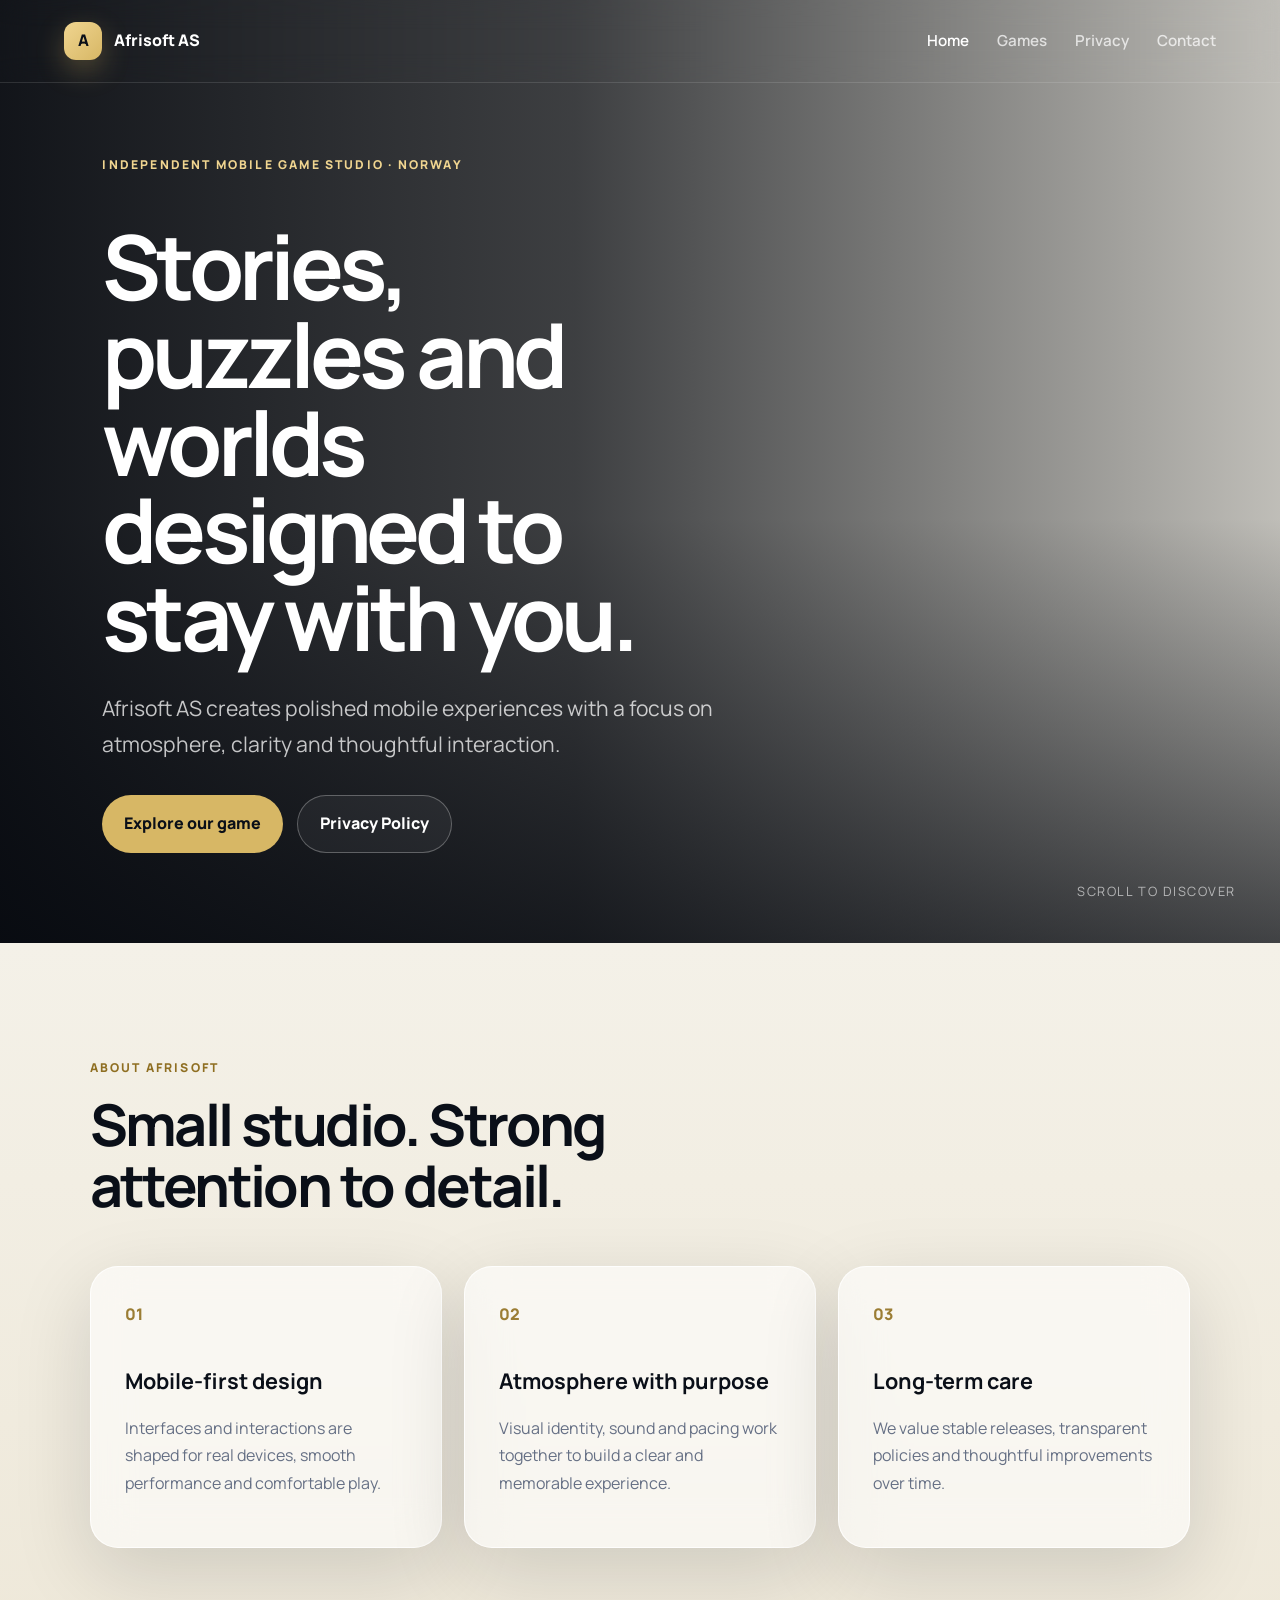
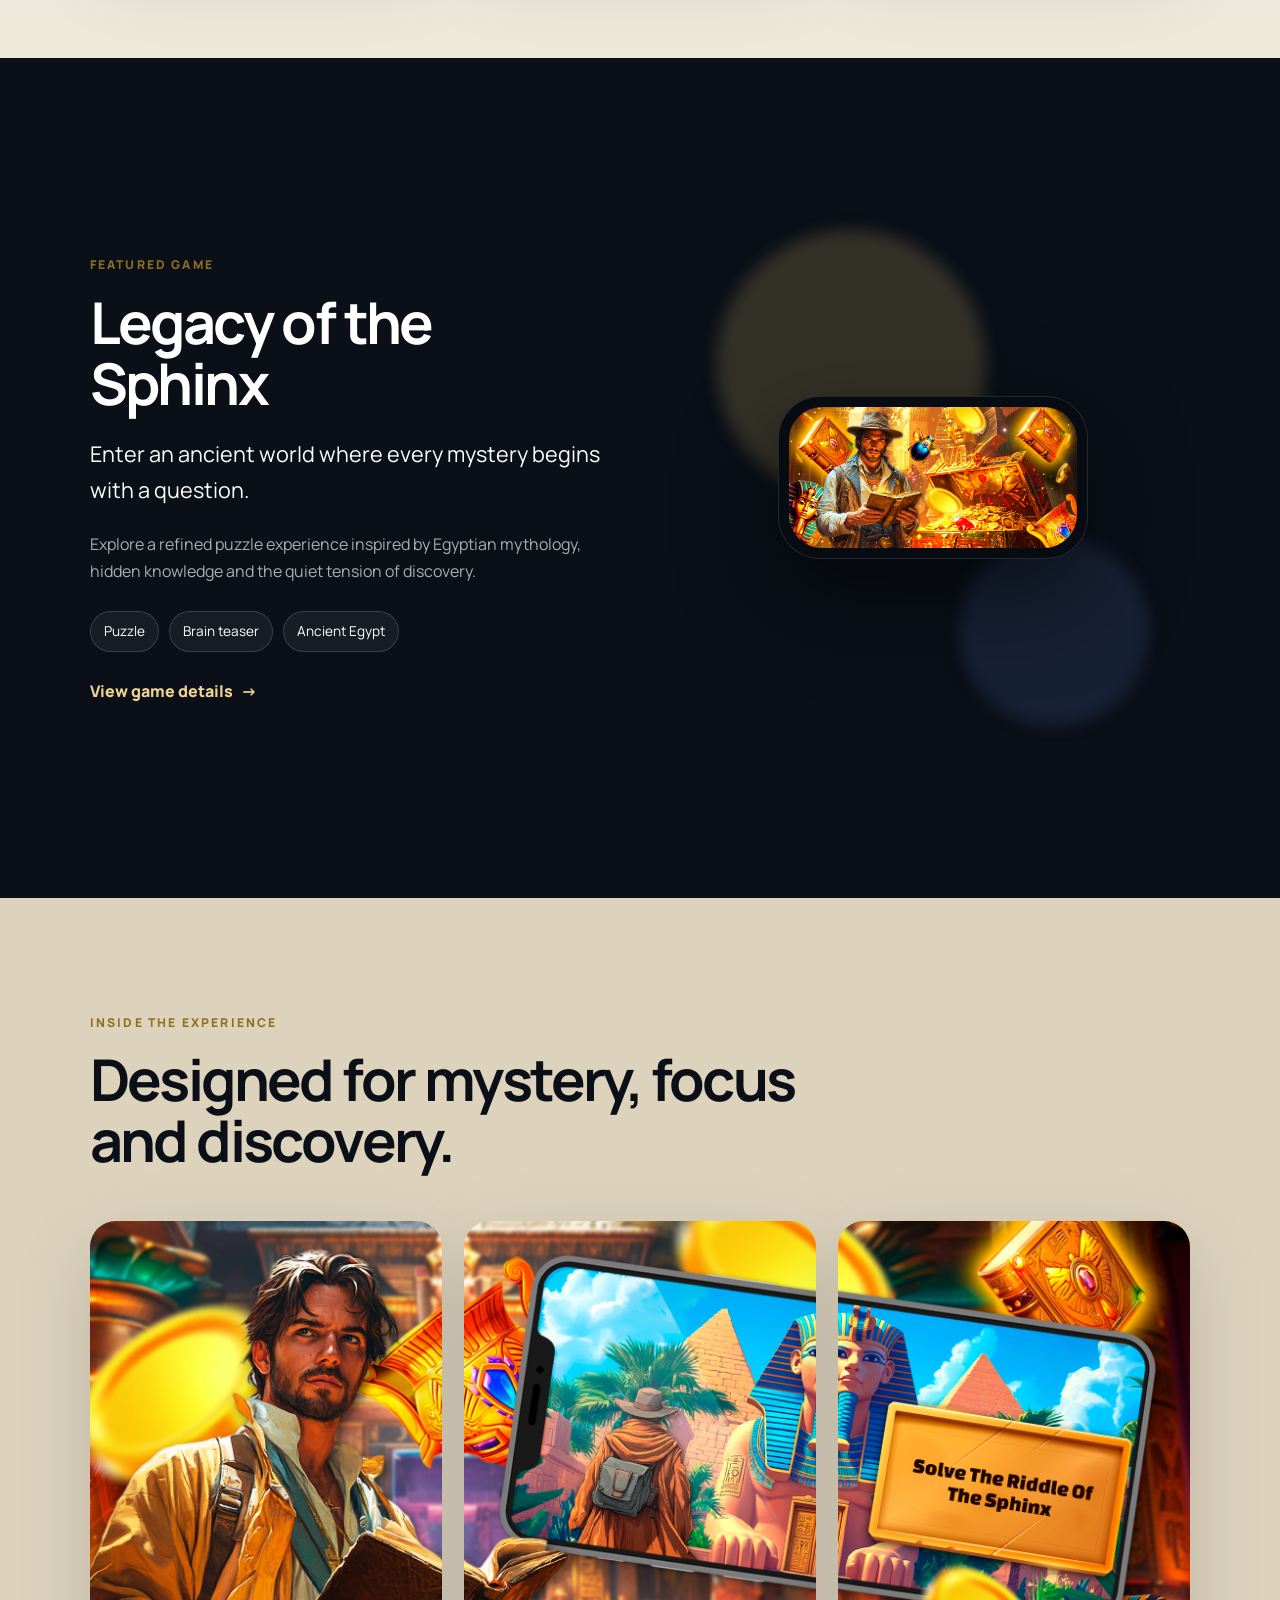
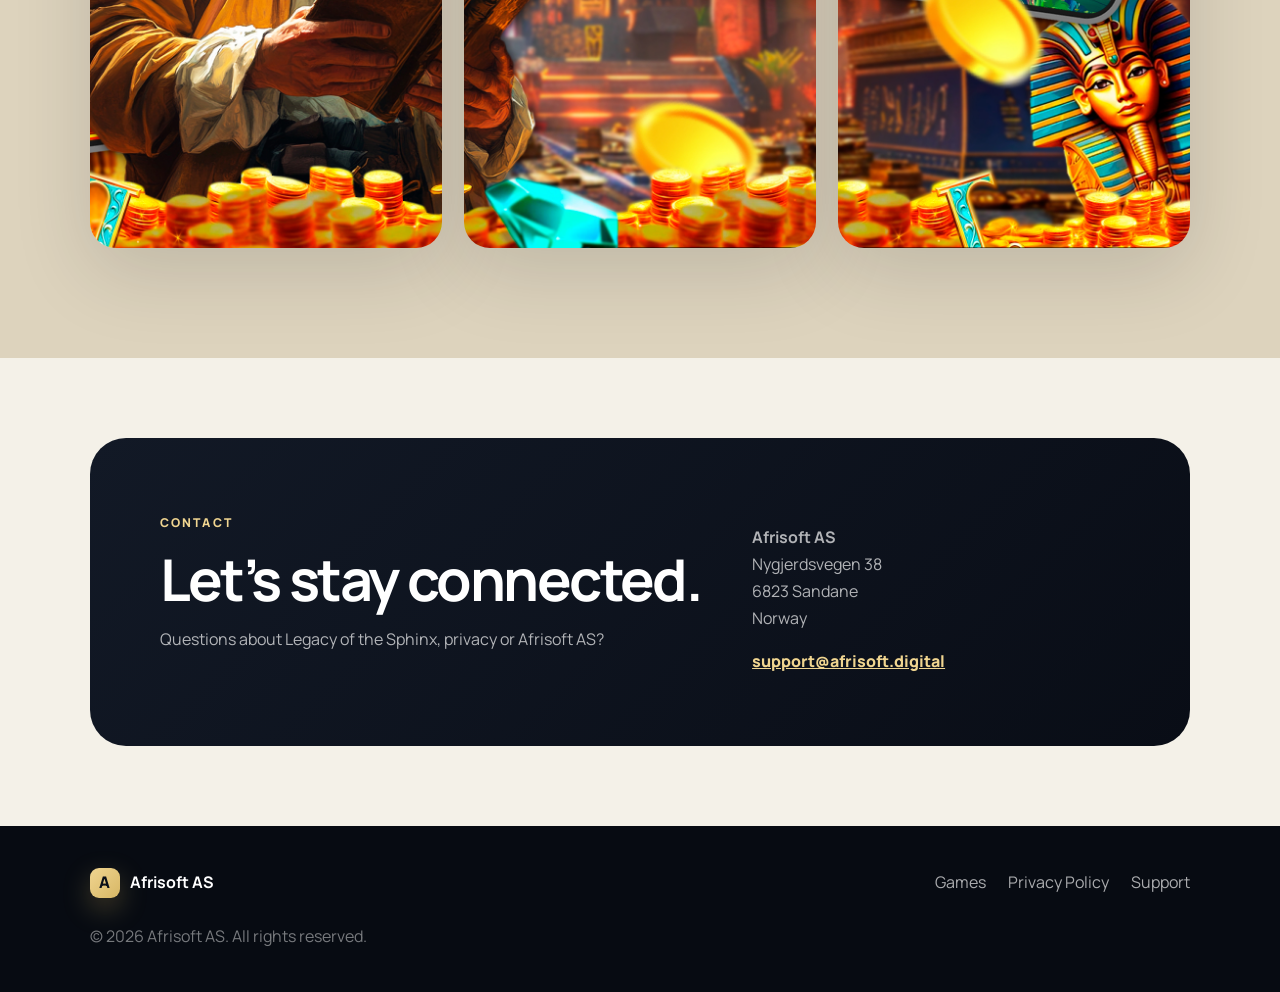
<file: index.html>
<!doctype html>
<html lang="en">
<head>
  <meta charset="utf-8">
  <meta name="viewport" content="width=device-width, initial-scale=1">
  <meta name="description" content="Afrisoft AS develops polished mobile games and digital experiences. Discover Legacy of the Sphinx.">
  <meta name="theme-color" content="#090d16">
  <title>Afrisoft AS — Mobile Games & Digital Experiences</title>
  <link rel="preconnect" href="https://fonts.googleapis.com">
  <link rel="preconnect" href="https://fonts.gstatic.com" crossorigin>
  <link href="https://fonts.googleapis.com/css2?family=Manrope:wght@400;500;600;700;800&display=swap" rel="stylesheet">
  <link rel="stylesheet" href="styles.css">
</head>
<body>
  <header class="site-header">
    <a class="brand" href="index.html" aria-label="Afrisoft AS home">
      <span class="brand-mark">A</span>
      <span>Afrisoft AS</span>
    </a>
    <button class="menu-toggle" aria-label="Open menu" aria-expanded="false">☰</button>
    <nav class="nav" aria-label="Main navigation">
      <a class="active" href="index.html">Home</a>
      <a href="games.html">Games</a>
      <a href="privacy.html">Privacy</a>
      <a href="#contact">Contact</a>
    </nav>
  </header>

  <main>
    <section class="hero">
      <div class="hero-overlay"></div>
      <div class="hero-content reveal">
        <span class="eyebrow">Independent mobile game studio · Norway</span>
        <h1>Stories, puzzles and worlds designed to stay with you.</h1>
        <p>Afrisoft AS creates polished mobile experiences with a focus on atmosphere, clarity and thoughtful interaction.</p>
        <div class="hero-actions">
          <a class="button button-primary" href="games.html">Explore our game</a>
          <a class="button button-ghost" href="privacy.html">Privacy Policy</a>
        </div>
      </div>
      <div class="hero-scroll">Scroll to discover</div>
    </section>

    <section class="section intro">
      <div class="section-heading reveal">
        <span class="eyebrow dark">About Afrisoft</span>
        <h2>Small studio. Strong attention to detail.</h2>
      </div>
      <div class="intro-grid">
        <article class="glass-card reveal">
          <span class="card-index">01</span>
          <h3>Mobile-first design</h3>
          <p>Interfaces and interactions are shaped for real devices, smooth performance and comfortable play.</p>
        </article>
        <article class="glass-card reveal">
          <span class="card-index">02</span>
          <h3>Atmosphere with purpose</h3>
          <p>Visual identity, sound and pacing work together to build a clear and memorable experience.</p>
        </article>
        <article class="glass-card reveal">
          <span class="card-index">03</span>
          <h3>Long-term care</h3>
          <p>We value stable releases, transparent policies and thoughtful improvements over time.</p>
        </article>
      </div>
    </section>

    <section class="section game-feature">
      <div class="game-copy reveal">
        <span class="eyebrow dark">Featured game</span>
        <h2>Legacy of the Sphinx</h2>
        <p class="lead">Enter an ancient world where every mystery begins with a question.</p>
        <p>Explore a refined puzzle experience inspired by Egyptian mythology, hidden knowledge and the quiet tension of discovery.</p>
        <div class="feature-tags">
          <span>Puzzle</span><span>Brain teaser</span><span>Ancient Egypt</span>
        </div>
        <a class="text-link" href="games.html">View game details <span>→</span></a>
      </div>
      <div class="phone-stage reveal">
        <div class="phone">
          <img src="assets/header.jpg" alt="Legacy of the Sphinx gameplay screen">
        </div>
        <div class="orb orb-one"></div>
        <div class="orb orb-two"></div>
      </div>
    </section>

    <section class="section gallery-section">
      <div class="section-heading reveal">
        <span class="eyebrow dark">Inside the experience</span>
        <h2>Designed for mystery, focus and discovery.</h2>
      </div>
      <div class="gallery">
        <img class="reveal" src="assets/2.jpg" alt="Legacy of the Sphinx screen 2" loading="lazy">
        <img class="reveal" src="assets/3.jpg" alt="Legacy of the Sphinx screen 3" loading="lazy">
        <img class="reveal" src="assets/4.jpg" alt="Legacy of the Sphinx screen 4" loading="lazy">
      </div>
    </section>

    <section class="section contact-panel" id="contact">
      <div class="reveal">
        <span class="eyebrow">Contact</span>
        <h2>Let’s stay connected.</h2>
        <p>Questions about Legacy of the Sphinx, privacy or Afrisoft AS?</p>
      </div>
      <div class="contact-details reveal">
        <p><strong>Afrisoft AS</strong><br>Nygjerdsvegen 38<br>6823 Sandane<br>Norway</p>
        <a href="mailto:support@afrisoft.digital">support@afrisoft.digital</a>
      </div>
    </section>
  </main>

  <footer>
    <div class="footer-brand"><span class="brand-mark small">A</span><strong>Afrisoft AS</strong></div>
    <div class="footer-links"><a href="games.html">Games</a><a href="privacy.html">Privacy Policy</a><a href="mailto:support@afrisoft.digital">Support</a></div>
    <p>© 2026 Afrisoft AS. All rights reserved.</p>
  </footer>
  <script src="script.js"></script>
</body>
</html>
</file>
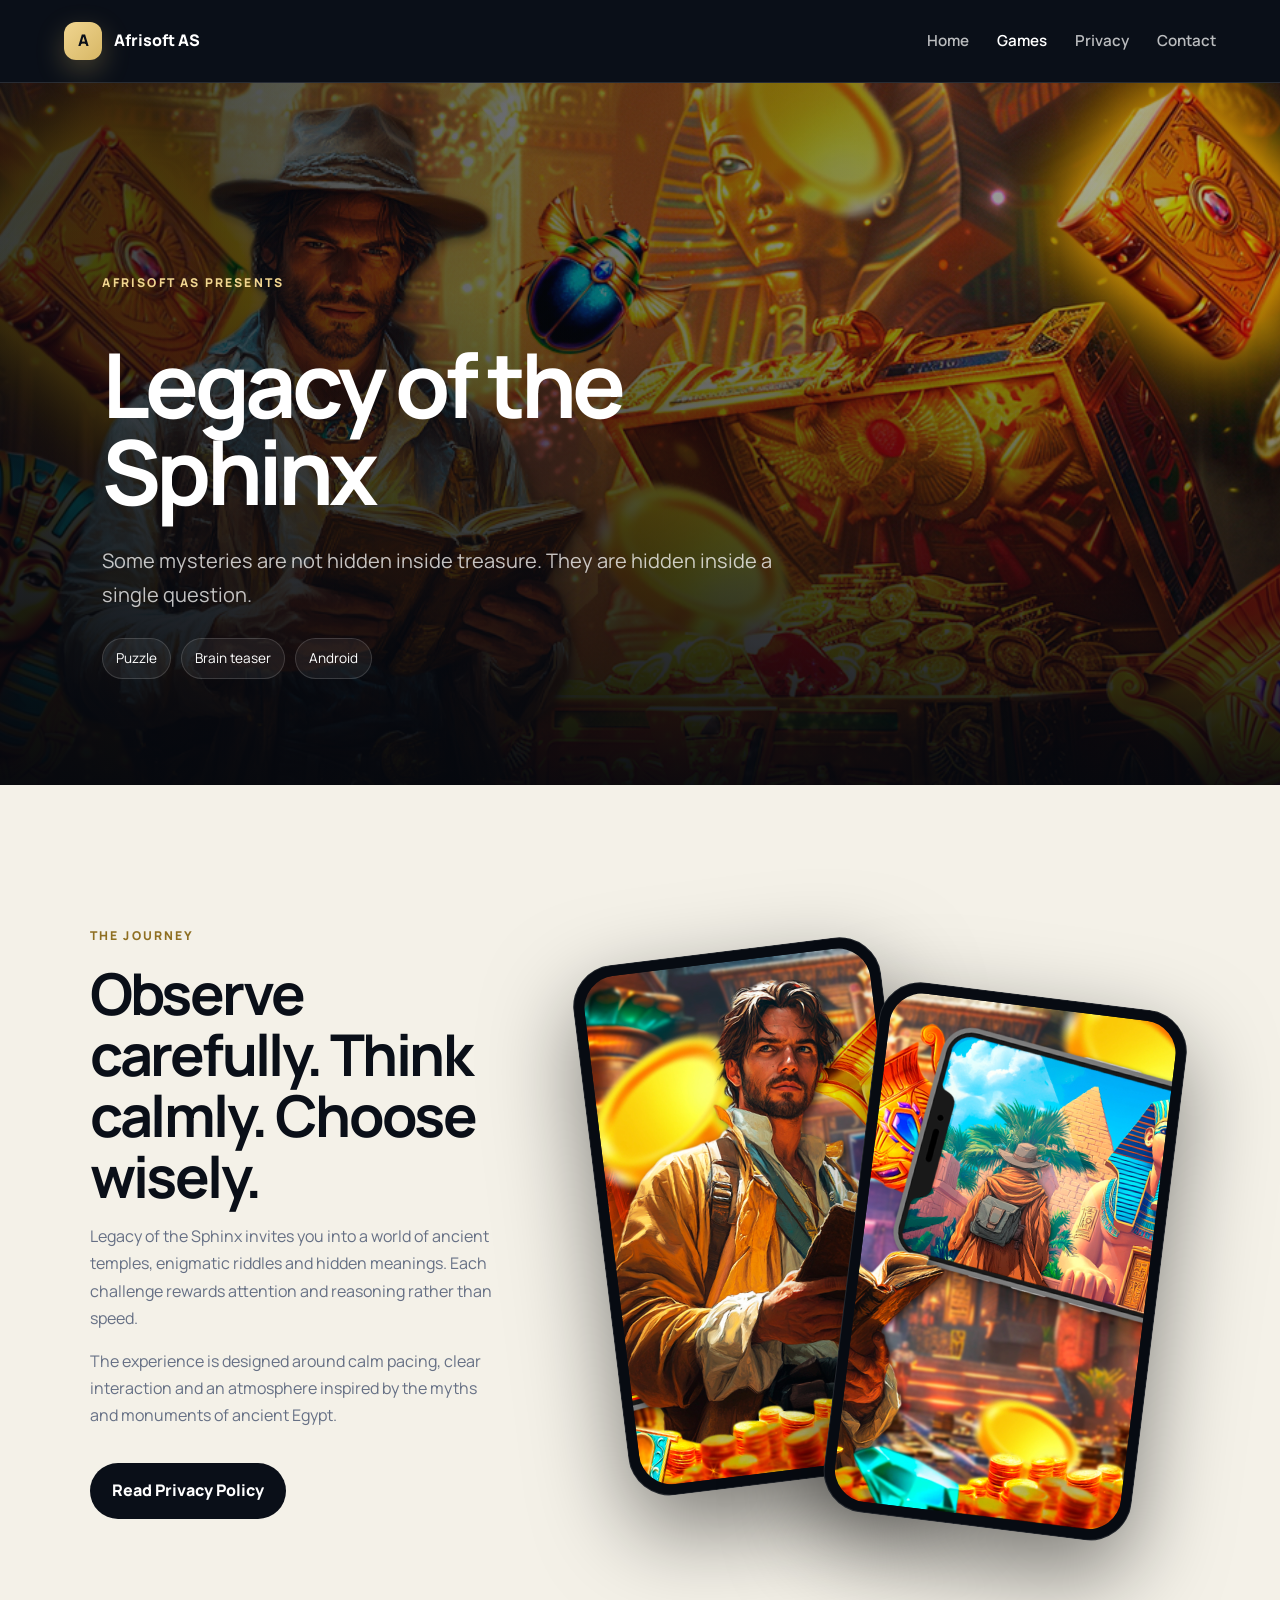
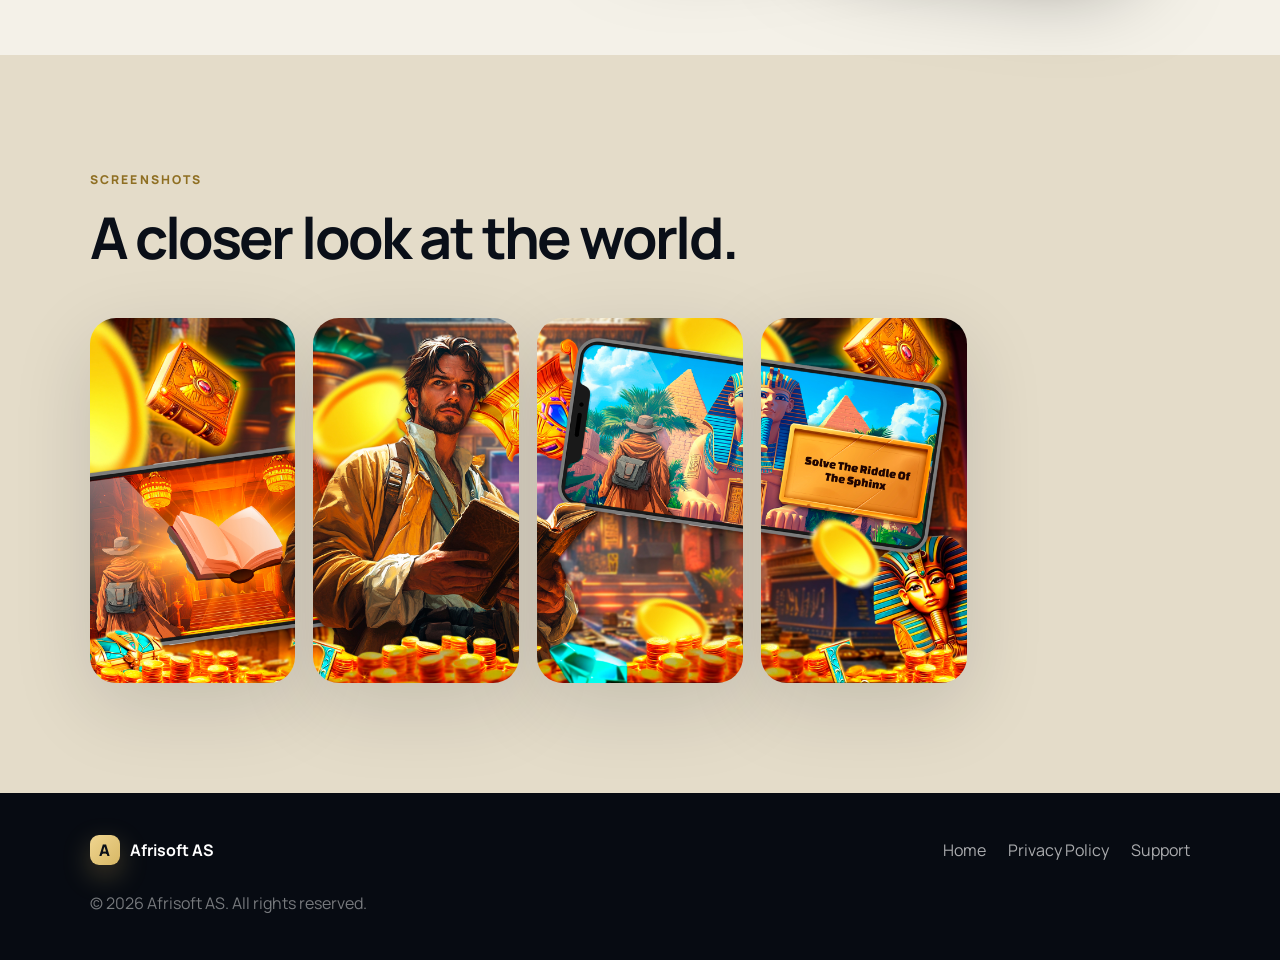
<file: games.html>
<!doctype html>
<html lang="en">
<head>
  <meta charset="utf-8"><meta name="viewport" content="width=device-width, initial-scale=1">
  <meta name="description" content="Legacy of the Sphinx — a puzzle game by Afrisoft AS.">
  <meta name="theme-color" content="#090d16">
  <title>Legacy of the Sphinx — Afrisoft AS</title>
  <link rel="preconnect" href="https://fonts.googleapis.com"><link rel="preconnect" href="https://fonts.gstatic.com" crossorigin>
  <link href="https://fonts.googleapis.com/css2?family=Manrope:wght@400;500;600;700;800&display=swap" rel="stylesheet">
  <link rel="stylesheet" href="styles.css">
</head>
<body>
<header class="site-header solid"><a class="brand" href="index.html"><span class="brand-mark">A</span><span>Afrisoft AS</span></a><button class="menu-toggle" aria-label="Open menu" aria-expanded="false">☰</button><nav class="nav"><a href="index.html">Home</a><a class="active" href="games.html">Games</a><a href="privacy.html">Privacy</a><a href="index.html#contact">Contact</a></nav></header>
<main>
  <section class="game-hero">
    <div class="game-hero-bg"></div>
    <div class="game-hero-content reveal">
      <span class="eyebrow">Afrisoft AS presents</span>
      <h1>Legacy of the Sphinx</h1>
      <p>Some mysteries are not hidden inside treasure. They are hidden inside a single question.</p>
      <div class="feature-tags light"><span>Puzzle</span><span>Brain teaser</span><span>Android</span></div>
    </div>
  </section>

  <section class="section game-story">
    <div class="story-copy reveal">
      <span class="eyebrow dark">The journey</span>
      <h2>Observe carefully. Think calmly. Choose wisely.</h2>
      <p>Legacy of the Sphinx invites you into a world of ancient temples, enigmatic riddles and hidden meanings. Each challenge rewards attention and reasoning rather than speed.</p>
      <p>The experience is designed around calm pacing, clear interaction and an atmosphere inspired by the myths and monuments of ancient Egypt.</p>
      <a class="button button-dark" href="privacy.html">Read Privacy Policy</a>
    </div>
    <div class="phone-pair reveal"><div class="phone tilted-left"><img src="assets/2.jpg" alt="Legacy of the Sphinx screen"></div><div class="phone tilted-right"><img src="assets/3.jpg" alt="Legacy of the Sphinx screen"></div></div>
  </section>
  
  <section class="section screenshot-wall">
    <div class="section-heading reveal"><span class="eyebrow dark">Screenshots</span><h2>A closer look at the world.</h2></div>
    <div class="screens-grid">
      <img class="reveal" src="assets/1.jpg" alt="Game screenshot 1">
      <img class="reveal" src="assets/2.jpg" alt="Game screenshot 2">
      <img class="reveal" src="assets/3.jpg" alt="Game screenshot 3">
      <img class="reveal" src="assets/4.jpg" alt="Game screenshot 4">
    </div>
  </section>
</main>
<footer><div class="footer-brand"><span class="brand-mark small">A</span><strong>Afrisoft AS</strong></div><div class="footer-links"><a href="index.html">Home</a><a href="privacy.html">Privacy Policy</a><a href="mailto:support@afrisoft.digital">Support</a></div><p>© 2026 Afrisoft AS. All rights reserved.</p></footer>
<script src="script.js"></script>
</body></html>
</file>
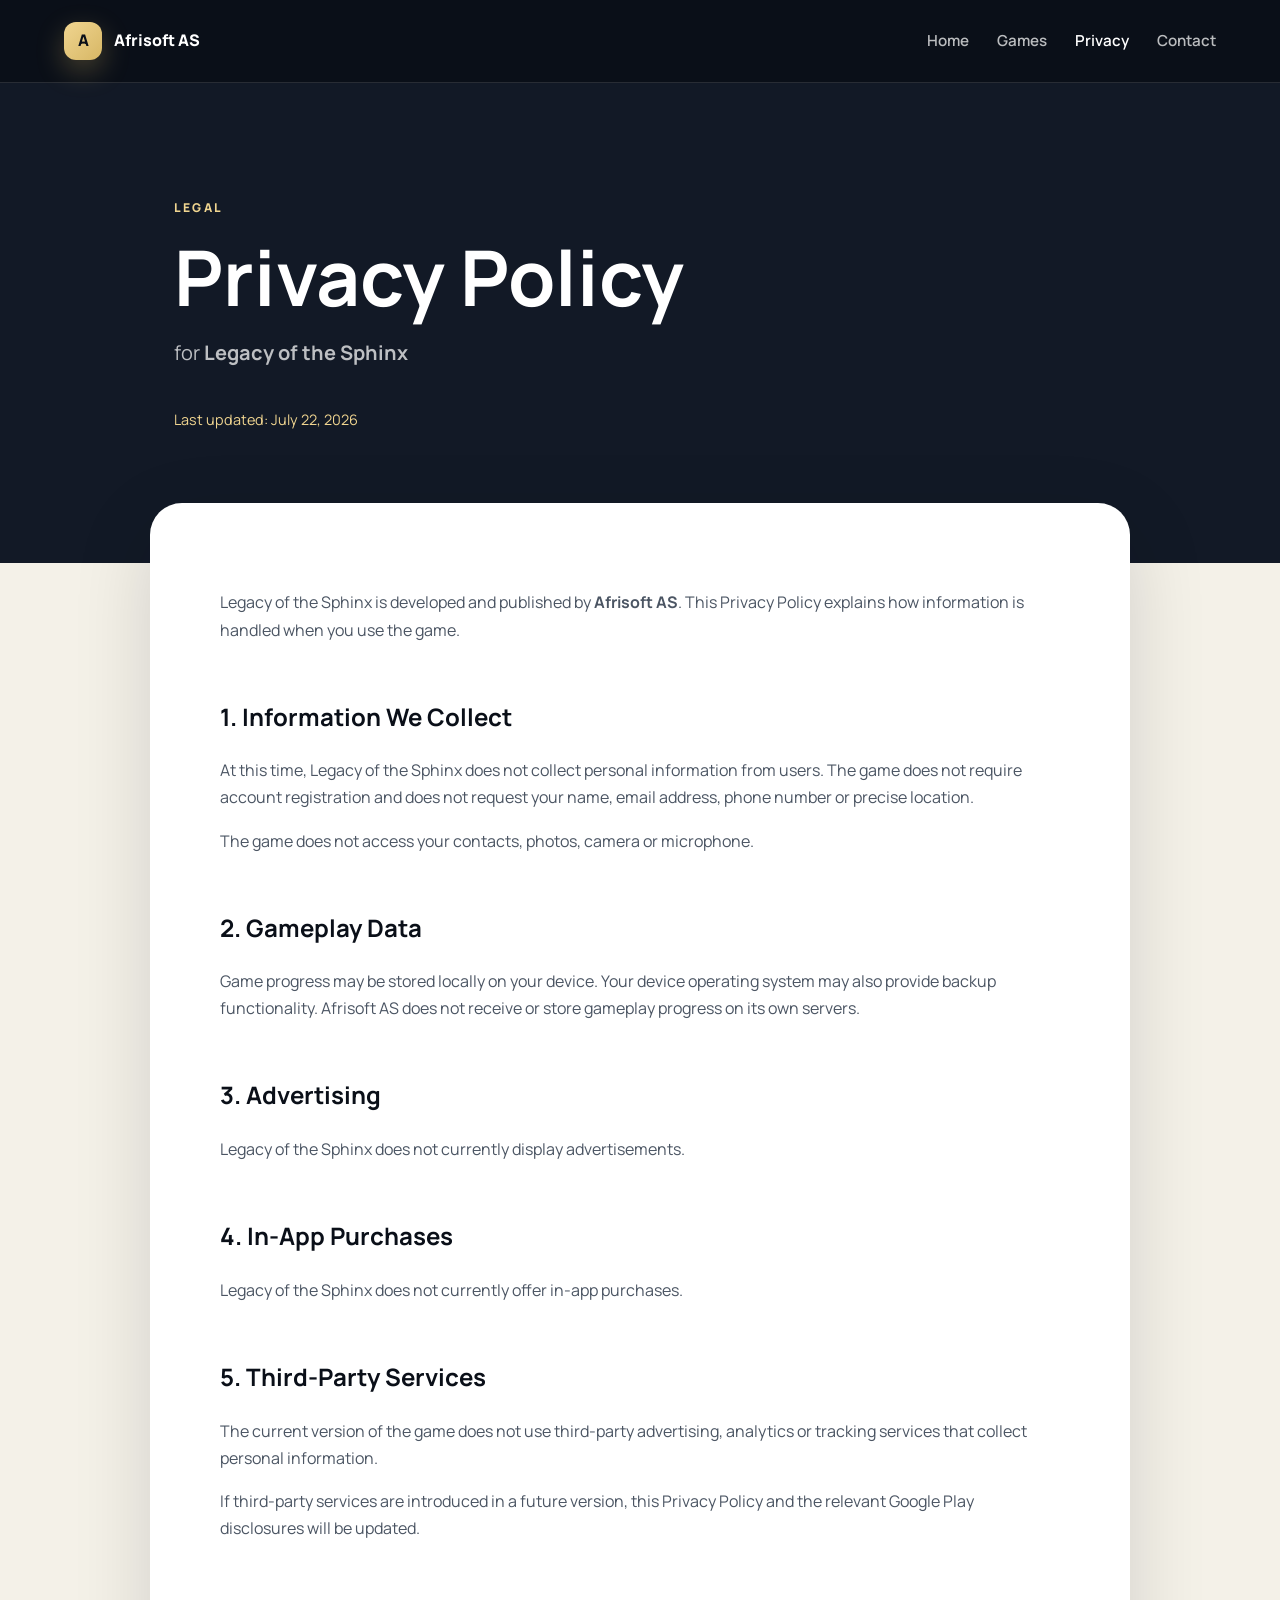
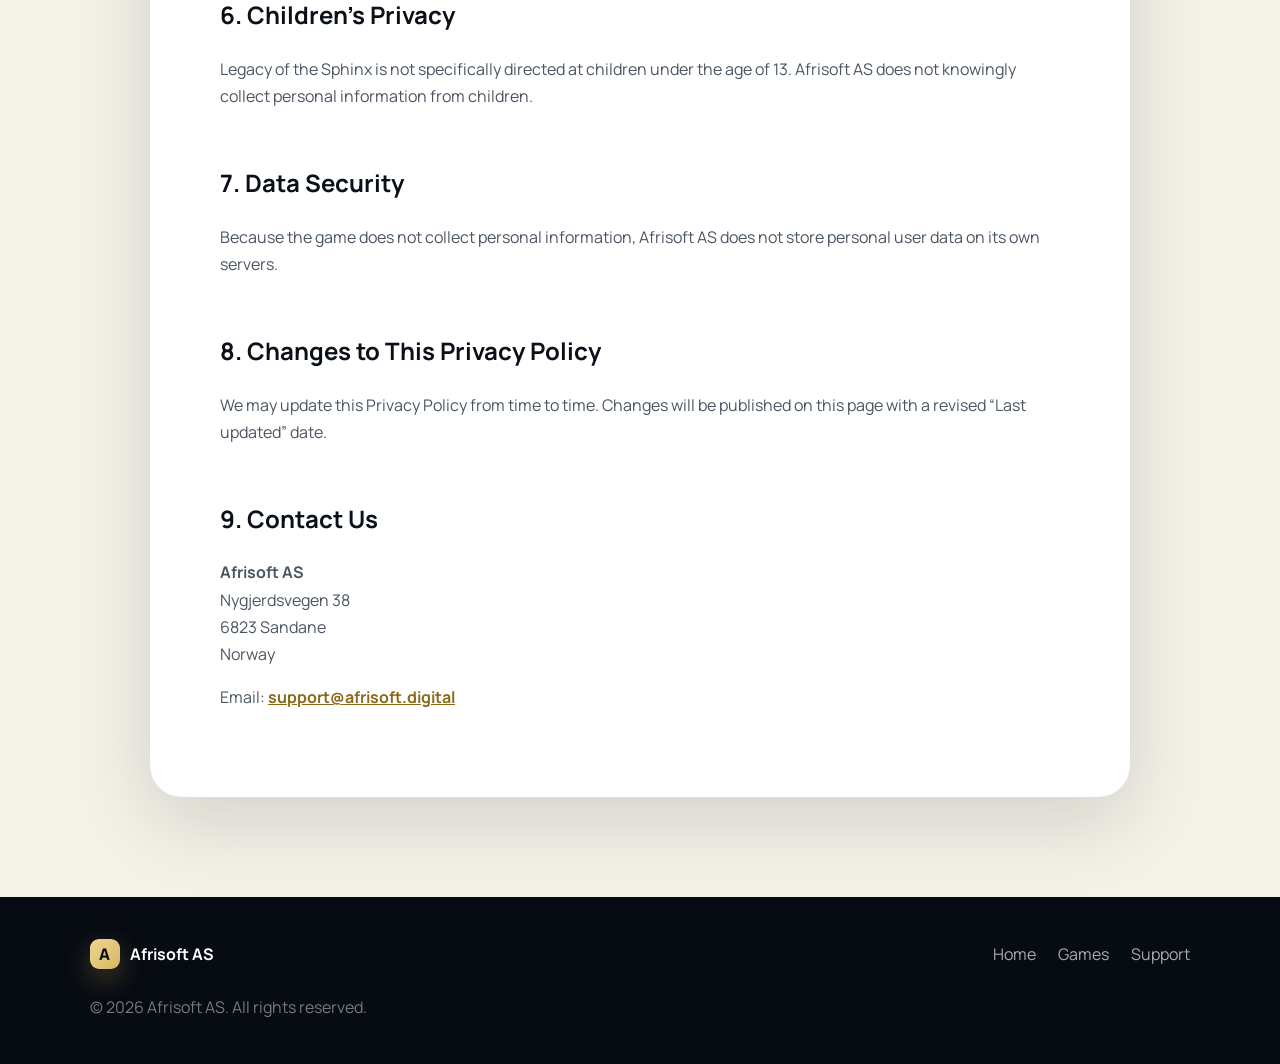
<file: privacy.html>
<!doctype html>
<html lang="en">
<head>
  <meta charset="utf-8"><meta name="viewport" content="width=device-width, initial-scale=1">
  <meta name="description" content="Privacy Policy for Legacy of the Sphinx by Afrisoft AS.">
  <meta name="theme-color" content="#090d16">
  <title>Privacy Policy — Legacy of the Sphinx</title>
  <link rel="preconnect" href="https://fonts.googleapis.com"><link rel="preconnect" href="https://fonts.gstatic.com" crossorigin>
  <link href="https://fonts.googleapis.com/css2?family=Manrope:wght@400;500;600;700;800&display=swap" rel="stylesheet">
  <link rel="stylesheet" href="styles.css">
</head>
<body>
<header class="site-header solid"><a class="brand" href="index.html"><span class="brand-mark">A</span><span>Afrisoft AS</span></a><button class="menu-toggle" aria-label="Open menu" aria-expanded="false">☰</button><nav class="nav"><a href="index.html">Home</a><a href="games.html">Games</a><a class="active" href="privacy.html">Privacy</a><a href="index.html#contact">Contact</a></nav></header>
<main class="legal-page">
  <section class="legal-hero"><span class="eyebrow">Legal</span><h1>Privacy Policy</h1><p>for <strong>Legacy of the Sphinx</strong></p><span class="updated">Last updated: July 22, 2026</span></section>
  <article class="legal-card">
    <p>Legacy of the Sphinx is developed and published by <strong>Afrisoft AS</strong>. This Privacy Policy explains how information is handled when you use the game.</p>
    <h2>1. Information We Collect</h2>
    <p>At this time, Legacy of the Sphinx does not collect personal information from users. The game does not require account registration and does not request your name, email address, phone number or precise location.</p>
    <p>The game does not access your contacts, photos, camera or microphone.</p>
    <h2>2. Gameplay Data</h2>
    <p>Game progress may be stored locally on your device. Your device operating system may also provide backup functionality. Afrisoft AS does not receive or store gameplay progress on its own servers.</p>
    <h2>3. Advertising</h2>
    <p>Legacy of the Sphinx does not currently display advertisements.</p>
    <h2>4. In-App Purchases</h2>
    <p>Legacy of the Sphinx does not currently offer in-app purchases.</p>
    <h2>5. Third-Party Services</h2>
    <p>The current version of the game does not use third-party advertising, analytics or tracking services that collect personal information.</p>
    <p>If third-party services are introduced in a future version, this Privacy Policy and the relevant Google Play disclosures will be updated.</p>
    <h2>6. Children’s Privacy</h2>
    <p>Legacy of the Sphinx is not specifically directed at children under the age of 13. Afrisoft AS does not knowingly collect personal information from children.</p>
    <h2>7. Data Security</h2>
    <p>Because the game does not collect personal information, Afrisoft AS does not store personal user data on its own servers.</p>
    <h2>8. Changes to This Privacy Policy</h2>
    <p>We may update this Privacy Policy from time to time. Changes will be published on this page with a revised “Last updated” date.</p>
    <h2>9. Contact Us</h2>
    <p><strong>Afrisoft AS</strong><br>Nygjerdsvegen 38<br>6823 Sandane<br>Norway</p>
    <p>Email: <a href="mailto:support@afrisoft.digital">support@afrisoft.digital</a></p>
  </article>
</main>
<footer><div class="footer-brand"><span class="brand-mark small">A</span><strong>Afrisoft AS</strong></div><div class="footer-links"><a href="index.html">Home</a><a href="games.html">Games</a><a href="mailto:support@afrisoft.digital">Support</a></div><p>© 2026 Afrisoft AS. All rights reserved.</p></footer>
<script src="script.js"></script>
</body></html>
</file>
<file: styles.css>
:root{--ink:#0a0f18;--ink-2:#111827;--paper:#f4f1e8;--paper-2:#ebe4d3;--gold:#d7b765;--gold-2:#f0d590;--muted:#667085;--white:#fff;--radius:28px;--shadow:0 24px 80px rgba(10,15,24,.14)}
*{box-sizing:border-box}html{scroll-behavior:smooth}body{margin:0;font-family:Manrope,system-ui,sans-serif;background:var(--paper);color:var(--ink);line-height:1.7}img{max-width:100%;display:block}a{color:inherit}.site-header{position:absolute;z-index:20;top:0;left:0;right:0;display:flex;align-items:center;justify-content:space-between;padding:22px clamp(22px,5vw,72px);color:white;border-bottom:1px solid rgba(255,255,255,.12);backdrop-filter:blur(14px)}.site-header.solid{position:relative;background:var(--ink)}.brand{display:flex;align-items:center;gap:12px;text-decoration:none;font-weight:800}.brand-mark{display:grid;place-items:center;width:38px;height:38px;border-radius:12px;background:linear-gradient(135deg,var(--gold-2),var(--gold));color:var(--ink);font-weight:900;box-shadow:0 10px 28px rgba(215,183,101,.3)}.brand-mark.small{width:30px;height:30px;border-radius:9px}.nav{display:flex;gap:28px}.nav a{text-decoration:none;color:rgba(255,255,255,.72);font-weight:600;font-size:.95rem}.nav a:hover,.nav a.active{color:white}.menu-toggle{display:none;background:none;border:0;color:white;font-size:1.7rem}.hero{min-height:100vh;position:relative;display:grid;align-items:center;background:url center/cover no-repeat;color:white;overflow:hidden}.hero-overlay{position:absolute;inset:0;background:linear-gradient(90deg,rgba(4,7,13,.94) 0%,rgba(4,7,13,.76) 45%,rgba(4,7,13,.22) 100%),linear-gradient(0deg,rgba(4,7,13,.68),transparent 45%)}.hero-content{position:relative;z-index:2;max-width:820px;padding:150px clamp(24px,8vw,120px) 90px}.eyebrow{display:inline-block;text-transform:uppercase;letter-spacing:.18em;font-size:.76rem;font-weight:800;color:var(--gold-2)}.eyebrow.dark{color:#8f6f22}.hero h1,.game-hero h1{font-size:clamp(3.1rem,7vw,7rem);line-height:.98;letter-spacing:-.055em;margin:.5em 0 .32em}.hero p{max-width:680px;font-size:clamp(1.05rem,1.8vw,1.32rem);color:rgba(255,255,255,.75)}.hero-actions{display:flex;gap:14px;flex-wrap:wrap;margin-top:34px}.button{display:inline-flex;align-items:center;justify-content:center;padding:14px 22px;border-radius:999px;text-decoration:none;font-weight:800}.button-primary{background:var(--gold);color:var(--ink)}.button-ghost{border:1px solid rgba(255,255,255,.28);color:white;background:rgba(255,255,255,.05)}.button-dark{background:var(--ink);color:white;margin-top:18px}.hero-scroll{position:absolute;right:44px;bottom:40px;z-index:2;color:rgba(255,255,255,.6);font-size:.8rem;letter-spacing:.12em;text-transform:uppercase}.section{padding:110px clamp(22px,7vw,100px)}.section-heading{max-width:760px;margin-bottom:50px}.section h2{font-size:clamp(2.2rem,4.5vw,4.4rem);line-height:1.06;letter-spacing:-.045em;margin:.25em 0}.intro{background:linear-gradient(180deg,var(--paper),#eee8d9)}.intro-grid{display:grid;grid-template-columns:repeat(3,1fr);gap:22px}.glass-card{background:rgba(255,255,255,.58);border:1px solid rgba(255,255,255,.8);backdrop-filter:blur(20px);border-radius:var(--radius);padding:34px;box-shadow:var(--shadow)}.card-index{font-weight:800;color:#9b7d34}.glass-card h3{font-size:1.35rem;margin:34px 0 10px}.glass-card p{color:var(--muted)}.game-feature{display:grid;grid-template-columns:1fr 1fr;gap:70px;align-items:center;background:var(--ink);color:white}.game-copy p{color:rgba(255,255,255,.66);max-width:600px}.game-copy .lead{font-size:1.35rem;color:white}.feature-tags{display:flex;gap:10px;flex-wrap:wrap;margin:26px 0}.feature-tags span{border:1px solid rgba(255,255,255,.15);background:rgba(255,255,255,.06);padding:8px 13px;border-radius:999px;font-size:.85rem}.feature-tags:not(.light) span{border-color:rgba(255,255,255,.15)}.text-link{display:inline-flex;gap:8px;text-decoration:none;color:var(--gold-2);font-weight:800}.phone-stage{position:relative;display:grid;place-items:center;min-height:620px}.phone{position:relative;z-index:2;width:min(310px,70vw);padding:10px;border-radius:42px;background:#070b12;box-shadow:0 35px 90px rgba(0,0,0,.5);border:1px solid rgba(255,255,255,.12)}.phone img{border-radius:33px}.orb{position:absolute;border-radius:50%;filter:blur(8px)}.orb-one{width:270px;height:270px;background:rgba(215,183,101,.2);top:10%;left:8%}.orb-two{width:190px;height:190px;background:rgba(83,119,185,.18);bottom:10%;right:8%}.gallery-section{background:#ddd3bd}.gallery{display:grid;grid-template-columns:repeat(3,1fr);gap:22px}.gallery img,.screens-grid img{border-radius:26px;box-shadow:var(--shadow)}.contact-panel{margin:80px clamp(22px,7vw,100px);padding:70px;border-radius:36px;background:linear-gradient(135deg,#121926,#090d16);color:white;display:grid;grid-template-columns:1.2fr .8fr;gap:40px}.contact-panel p{color:rgba(255,255,255,.68)}.contact-details a{color:var(--gold-2);font-weight:800}.game-hero{min-height:78vh;display:grid;align-items:end;position:relative;background:url('assets/header.jpg') center/cover no-repeat;color:white}.game-hero-bg{position:absolute;inset:0;background:linear-gradient(0deg,rgba(5,8,14,.95),rgba(5,8,14,.3) 70%),linear-gradient(90deg,rgba(5,8,14,.7),transparent)}.game-hero-content{position:relative;padding:160px clamp(22px,8vw,120px) 80px;max-width:900px}.game-hero p{font-size:1.25rem;color:rgba(255,255,255,.75)}.game-story{display:grid;grid-template-columns:1fr 1fr;gap:70px;align-items:center}.story-copy p{color:var(--muted)}.phone-pair{display:flex;justify-content:center;align-items:center;min-height:650px}.tilted-left{transform:rotate(-7deg) translateX(30px)}.tilted-right{transform:rotate(7deg) translateX(-30px);margin-top:90px}.screenshot-wall{background:#e4dcc9}.screens-grid{display:grid;grid-template-columns:repeat(5,1fr);gap:18px}.legal-page{background:linear-gradient(180deg,#121926 0,#121926 480px,var(--paper) 480px)}.legal-hero{max-width:980px;margin:auto;padding:110px 24px 70px;color:white}.legal-hero h1{font-size:clamp(3rem,6vw,6rem);line-height:1;margin:.25em 0}.legal-hero p{font-size:1.25rem;color:rgba(255,255,255,.72)}.updated{display:inline-block;margin-top:18px;color:var(--gold-2);font-size:.9rem}.legal-card{max-width:980px;margin:0 auto 100px;background:white;border-radius:32px;padding:clamp(28px,6vw,70px);box-shadow:var(--shadow)}.legal-card h2{font-size:1.5rem;margin-top:2.2em}.legal-card p{color:#4b5563}.legal-card a{color:#8a6819;font-weight:700}footer{background:#070b12;color:white;padding:42px clamp(22px,7vw,100px);display:grid;grid-template-columns:1fr auto;gap:25px;align-items:center}footer p{grid-column:1/-1;color:rgba(255,255,255,.45);margin:0}.footer-brand{display:flex;align-items:center;gap:10px}.footer-links{display:flex;gap:22px}.footer-links a{text-decoration:none;color:rgba(255,255,255,.66)}.reveal{opacity:0;transform:translateY(28px);transition:opacity .8s ease,transform .8s ease}.reveal.visible{opacity:1;transform:none}
@media(max-width:900px){.menu-toggle{display:block}.nav{position:absolute;top:82px;left:20px;right:20px;display:none;flex-direction:column;gap:14px;background:#0d1420;padding:22px;border-radius:20px;box-shadow:var(--shadow)}.nav.open{display:flex}.intro-grid,.game-feature,.game-story,.contact-panel{grid-template-columns:1fr}.gallery{grid-template-columns:1fr 1fr}.screens-grid{grid-template-columns:repeat(2,1fr)}.phone-stage{min-height:520px}.contact-panel{margin:40px 20px;padding:38px 28px}.hero-scroll{display:none}.phone-pair{min-height:540px}.screens-grid img:last-child{grid-column:1/-1;max-width:50%;justify-self:center}}
@media(max-width:560px){.hero h1,.game-hero h1{font-size:3.25rem}.section{padding:78px 20px}.gallery{grid-template-columns:1fr}.screens-grid{grid-template-columns:1fr 1fr}.phone-pair{gap:0;min-height:460px}.phone-pair .phone{width:210px}.tilted-left{transform:rotate(-5deg) translateX(25px)}.tilted-right{transform:rotate(5deg) translateX(-25px);margin-top:70px}footer{grid-template-columns:1fr}.footer-links{flex-wrap:wrap}.legal-hero{padding-top:80px}}
</file>
